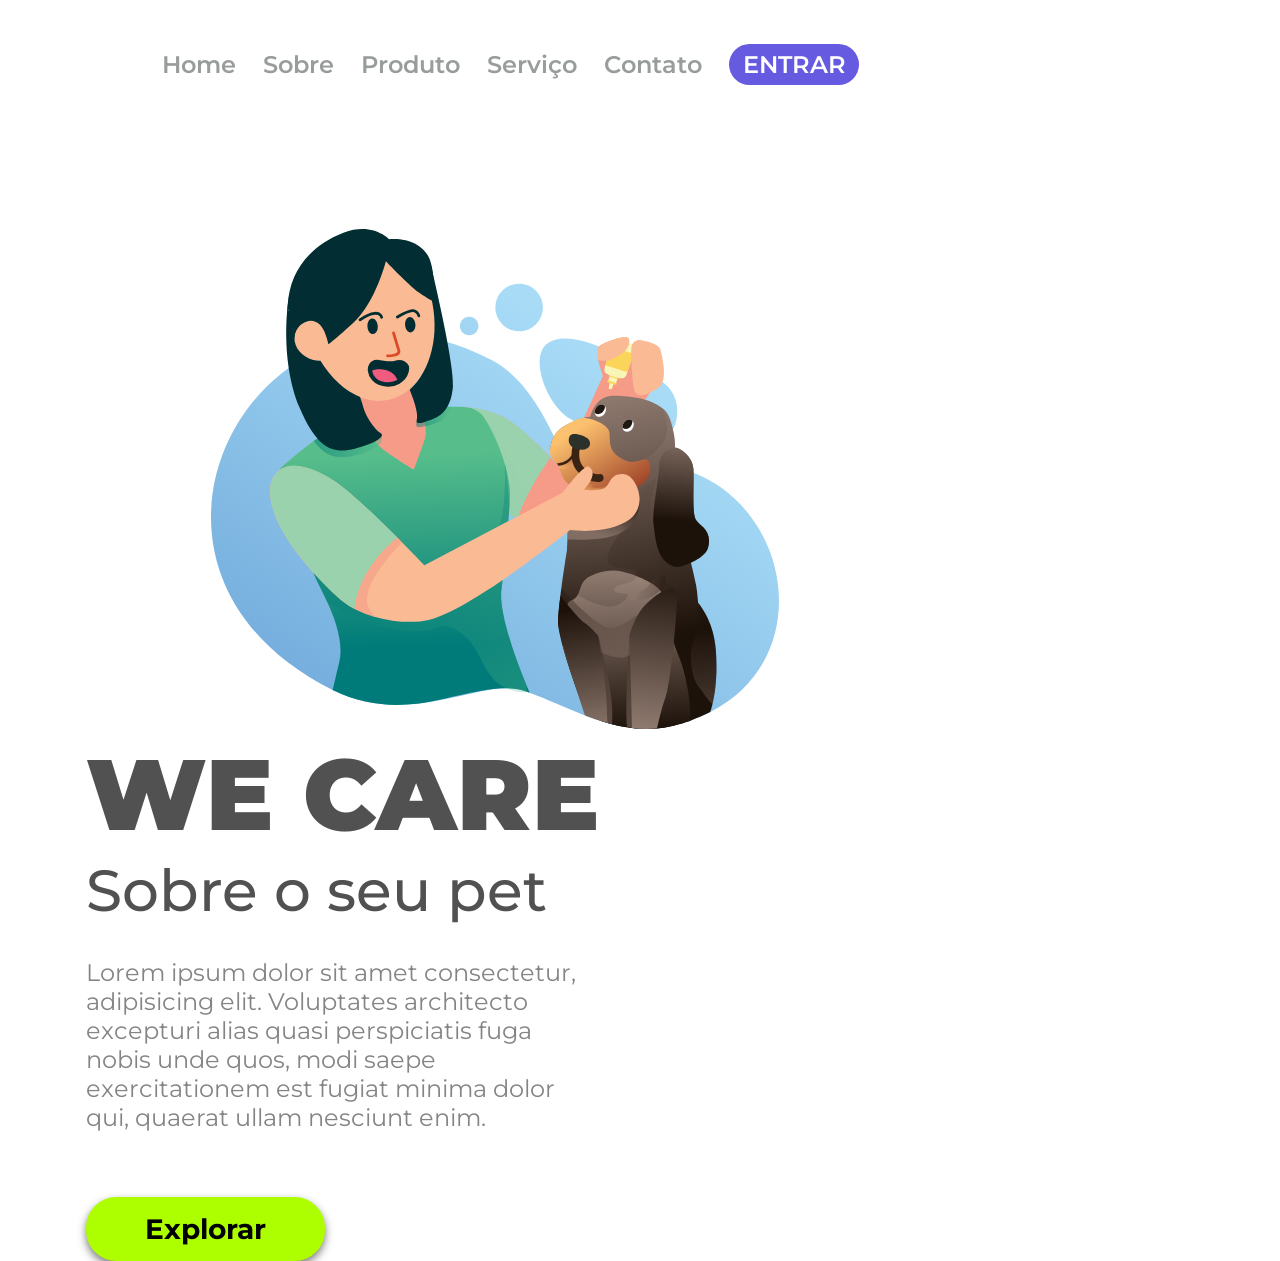
<file: index.html>
<!doctype html>
<html lang="pt-br">
  <head>
    <meta charset="UTF-8" />
    <meta name="viewport" content="width=device-width, initial-scale=1.0" />
    <title>We Care</title>
    <link rel="stylesheet" href="./styles.css" />
    <link rel="preconnect" href="https://fonts.googleapis.com" />
    <link rel="preconnect" href="https://fonts.gstatic.com" crossorigin />
    <link
      href="https://fonts.googleapis.com/css2?family=Montserrat:ital,wght@0,100..900;1,100..900&display=swap"
      rel="stylesheet"
    />
  </head>
  <body>
    <div class="wrapper">
    <section class="container-left">
    <header>
      <a class="link-header">Home</a>
      <a class="link-header">Sobre</a>
      <a class="link-header">Produto</a>
      <a class="link-header">Serviço</a>
      <a class="link-header">Contato</a>
      <button class="button-header">ENTRAR</button>
    </header>
    
    <main>
      <img
        src="./Illustration 2 (1).svg"
        alt="we-care-logo"
        class="logo-image"
      />
      </section>
      <section class="container-right">
        <h1>WE CARE</h1>
        <h2>Sobre o seu pet</h2>
        <p>
          Lorem ipsum dolor sit amet consectetur, adipisicing elit. Voluptates
          architecto excepturi alias quasi perspiciatis fuga nobis unde quos,
          modi saepe exercitationem est fugiat minima dolor qui, quaerat ullam
          nesciunt enim.
        </p>
        <button class="button-main">Explorar</button>
      </section>
    </main>
    </div>
  </body>
</html>
</file>
<file: styles.css>
* {
    font-family: "Montserrat", sans-serif;
    margin: 0; /*aqui eu coloquei margin e padding 0 pq muitos
    navegadores ja vem com um padrao de disso, entao zerei para
    garantir que fique tudo zerado e eu posso editar deois*/
    padding: 0;
    box-sizing: border-box;
}

.wrapper {
    height: 100vh;
    width: 100vw;
}
header {
    margin: 44px 0 144px 76px;
}
.link-header {
font-weight: 600;
font-size: 24px;
line-height: 29px;
color: rgba(152, 157, 156, 1);
cursor: pointer;
margin-right: 23px;
}

.logo-image {
    width: 568px;
    height: 500px;
    opacity: 1;
    margin-left: 125px;
    display: inline-block;
    
}

.button-header {
    background: #665AE1;
    border-radius: 20.5px;
    width: 130px;
    height: 41px;
    border: none;
    font-weight: 600;
    font-size: 24px;
    line-height: 29px;
    color: white;
    cursor: pointer;
}

section {
    display: inline-block;
    margin-left: 86px;
}

h1 {
    font-weight: 900;
    font-size: 100px;
    line-height: 122px;
    color: rgba(81, 81, 81, 1);

}

h2 {
font-weight: 500;
font-size: 58px;
line-height: 71px;
color: rgba(81, 81, 81, 1);

}

p {
    
font-weight: 400;
font-size: 24px;
line-height: 29px;
color: rgba(132, 132, 132, 1);
width: 515px;
margin-top: 32px;
margin-bottom: 65px;
}

.button-main {
    background: rgba(173, 255, 0, 1);
    width: 239px;
    height: 64px;
    border: none;
    opacity: 1;
    border-radius: 30.5px;
    cursor: pointer;
    filter: drop-shadow(0px 4px 4px rgba(0, 0, 0, 0.527));  
    font-weight: 700;
    font-size: 28px;
    line-height: 34px;
    color: black;

}

@media screen and (max-width: 900px) {
    .container-left {
        padding: 0;
        height: 50%;
        width: 100%;
        margin: 0;
    }

    .container-right {
        display: block;
        height: auto;
        width: 100%;
        position: static;
        padding: 40px;
    }

    .logo-image {
        position: static;
        max-width: 114%;
        margin-left: 14px;
    }

    header {
        display: none;
    }

    

    h1 {
        font-size: 50px;
        line-height: 52px;
        width: auto;
        margin: -75px 50px 0 -52px;
        text-align: center;
        font-size: 50px;
        line-height: 100%;
        letter-spacing: 0%;
        height: 52px;
    }

    h2 {
        font-size: 30px;
        line-height: 34px;
        width: auto;
        height: 232px;
        text-align: center;
        margin: 0px 0px 0 -106px;
    }

   p {
    display: none;
   }

    .button-main {
        display: block;
        margin: -179px 0px 0 -25px;
        
        


    }

    @media screen and (max-width: 300px) {
        .container-left {
            height: 70%;
        }
        
    }
}
</file>
<file: projeto figma.css>
* {
    font-family: "Montserrat", sans-serif;
    margin: 0; /*aqui eu coloquei margin e padding 0 pq muitos
    navegadores ja vem com um padrao de disso, entao zerei para
    garantir que fique tudo zerado e eu posso editar deois*/
    padding: 0;
    box-sizing: border-box;
}

.wrapper {
    height: 100vh;
    width: 100vw;
}
header {
    margin: 44px 0 144px 76px;
}
.link-header {
font-weight: 600;
font-size: 24px;
line-height: 29px;
color: rgba(152, 157, 156, 1);
cursor: pointer;
margin-right: 23px;
}

.logo-image {
    width: 568px;
    height: 500px;
    opacity: 1;
    margin-left: 125px;
    display: inline-block;
    
}

.button-header {
    background: #665AE1;
    border-radius: 20.5px;
    width: 130px;
    height: 41px;
    border: none;
    font-weight: 600;
    font-size: 24px;
    line-height: 29px;
    color: white;
    cursor: pointer;
}

section {
    display: inline-block;
    margin-left: 86px;
}

h1 {
    font-weight: 900;
    font-size: 100px;
    line-height: 122px;
    color: rgba(81, 81, 81, 1);

}

h2 {
font-weight: 500;
font-size: 58px;
line-height: 71px;
color: rgba(81, 81, 81, 1);

}

p {
    
font-weight: 400;
font-size: 24px;
line-height: 29px;
color: rgba(132, 132, 132, 1);
width: 515px;
margin-top: 32px;
margin-bottom: 65px;
}

.button-main {
    background: rgba(173, 255, 0, 1);
    width: 239px;
    height: 64px;
    border: none;
    opacity: 1;
    border-radius: 30.5px;
    cursor: pointer;
    filter: drop-shadow(0px 4px 4px rgba(0, 0, 0, 0.527));  
    font-weight: 700;
    font-size: 28px;
    line-height: 34px;
    color: black;

}

@media screen and (max-width: 900px) {
    .container-left {
        padding: 0;
        height: 50%;
        width: 100%;
        margin: 0;
    }

    .container-right {
        display: block;
        height: auto;
        width: 100%;
        position: static;
        padding: 40px;
    }

    .logo-image {
        position: static;
        max-width: 114%;
        margin-left: 14px;
    }

    header {
        display: none;
    }

    

    h1 {
        font-size: 50px;
        line-height: 52px;
        width: auto;
        margin: -75px 50px 0 -52px;
        text-align: center;
        font-size: 50px;
        line-height: 100%;
        letter-spacing: 0%;
        height: 52px;
    }

    h2 {
        font-size: 30px;
        line-height: 34px;
        width: auto;
        height: 232px;
        text-align: center;
        margin: 0px 0px 0 -106px;
    }

   p {
    display: none;
   }

    .button-main {
        display: block;
        margin: -179px 0px 0 -25px;
        
        


    }

    @media screen and (max-width: 300px) {
        .container-left {
            height: 70%;
        }
        
    }
}
</file>
